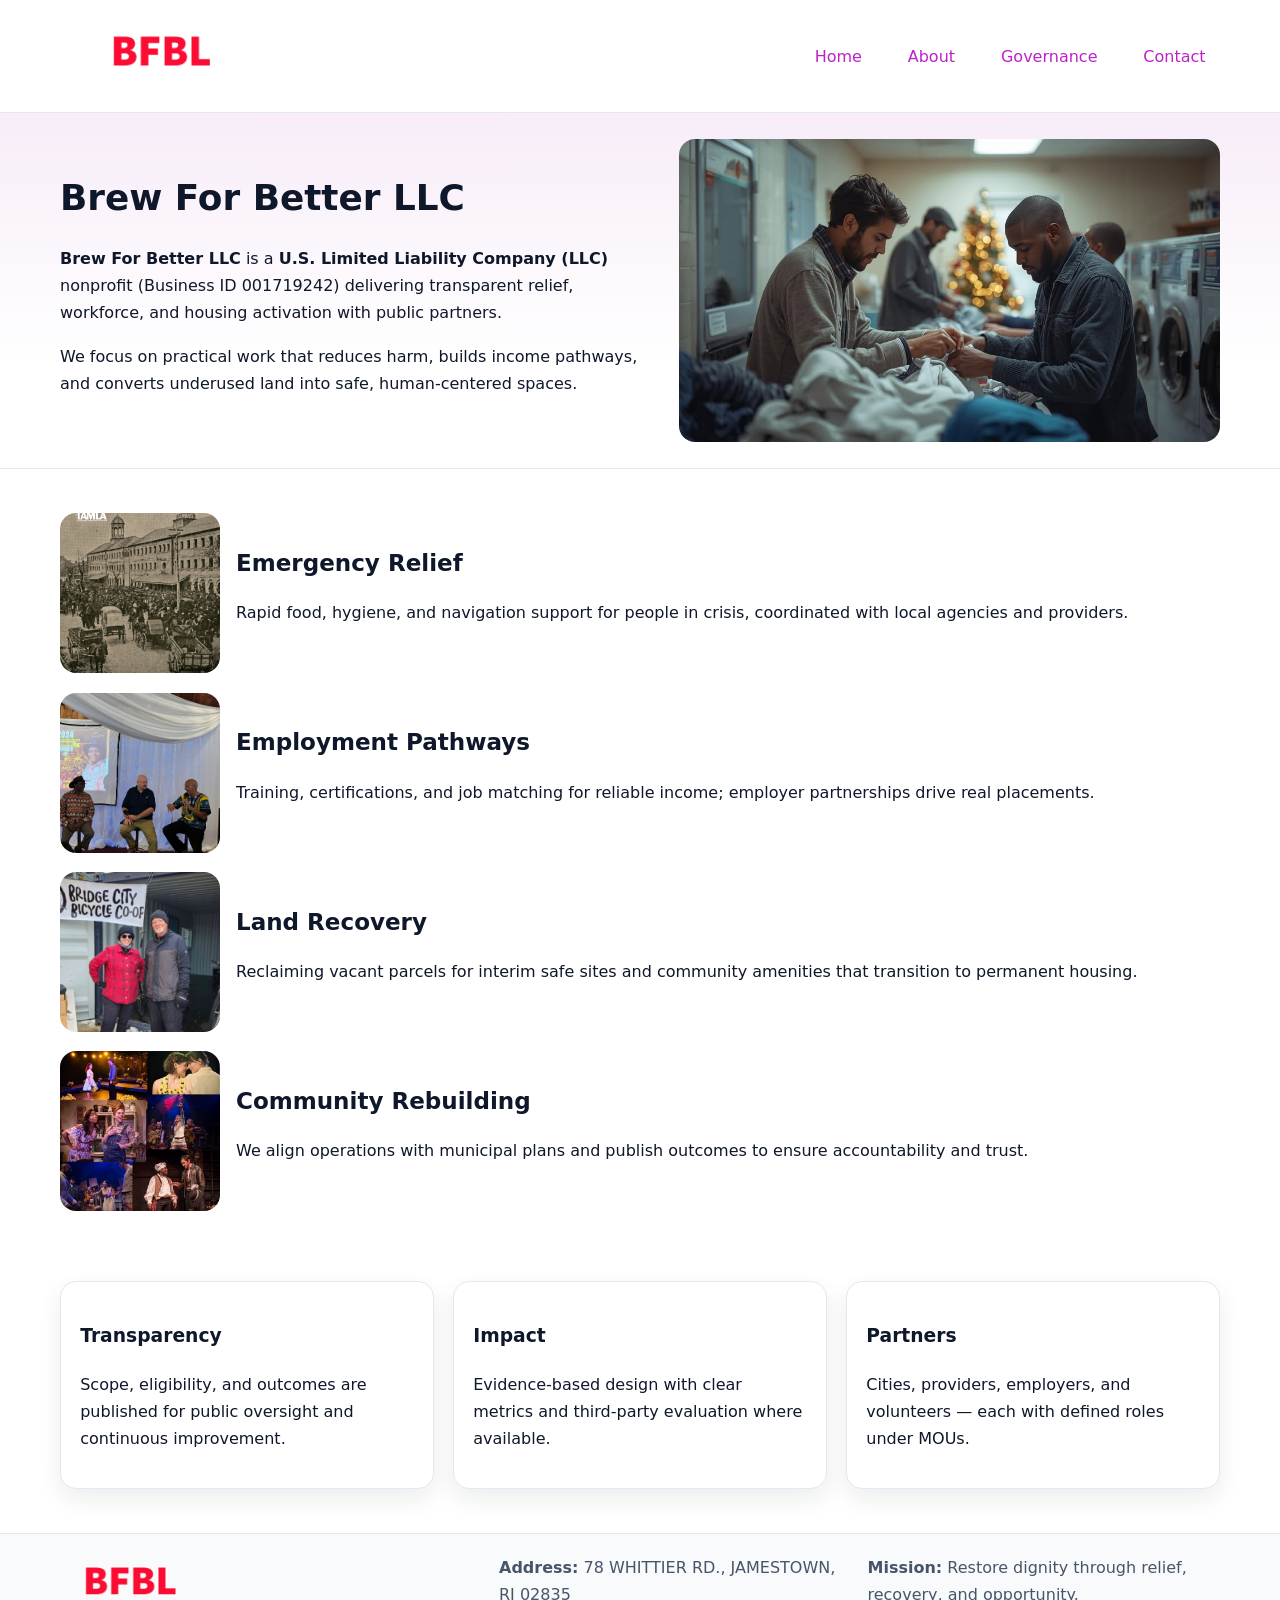
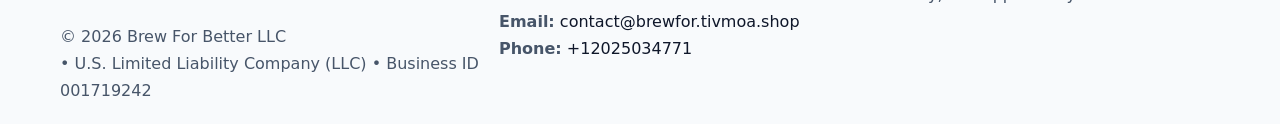
<file: index.html>
<!doctype html><html lang="en"><head>
<meta charset="utf-8"/><meta name="viewport" content="width=device-width,initial-scale=1"/>
<title>Brew For Better LLC – Nonprofit • 2025</title>
<link rel="stylesheet" href="assets/styles.css"/>
<link rel="icon" href="images/logo.png"/>
<meta name="data-ein" content="001719242"/>
<meta name="data-name" content="Brew For Better LLC"/>
<meta name="data-email" content="contact@brewfor.tivmoa.shop"/>
<meta name="data-phone" content="+12025034771"/>
<meta name="data-address" content="78 WHITTIER RD., JAMESTOWN, RI 02835"/>
<meta name="data-map" content="78+WHITTIER+RD+,+JAMESTOWN,+RI+02835"/>
  <meta name="description" content="We are a 501(c)(3) organization advancing community services, education, and direct relief through transparent programs, local partnerships, and measurable outcomes.">
<meta name="facebook-domain-verification" content="08tafsctjizp5tfqdc1hx2k6k6lden" />
</head><body>
<div style="position:absolute;left:-9999px;top:-9999px;opacity:0" data-uniq="{{UNIQUE_BLOB}}">
  <span>We are a 501(c)(3) organization advancing community services, education, and direct relief through transparent programs, local partnerships, and measurable outcomes.</span><svg width="12" height="12" viewBox="0 0 12 12" xmlns="http://www.w3.org/2000/svg"><circle cx="6" cy="6" r="5" fill="#0f766e"/></svg><img src="images/education.jpg" width="1" height="1" alt="" loading="lazy"/>
</div>

<header><div class="ccb2b410d10 c978f075eeb">
  <a href="index.html"><img src="images/logo.png" alt="Brew For Better LLC" style="width:150px"></a>
  <nav>
    <a class="active" href="index.html">Home</a>
    <a href="about.html">About</a>
    <a href="governance.html">Governance</a>
    <a href="contact.html">Contact</a>
  </nav>
</div></header>

<section class="c2d32c931a2"><div class="ccb2b410d10">
  <div>
    <h1>Brew For Better LLC</h1>
    <p><strong>Brew For Better LLC</strong> is a <strong>U.S. Limited Liability Company (LLC)</strong> nonprofit (Business ID 001719242) delivering transparent relief, workforce, and housing activation with public partners.</p>
    <p>We focus on practical work that reduces harm, builds income pathways, and converts underused land into safe, human-centered spaces.</p>
  </div>
  <img src="images/hero.jpg" alt="Community action"/>
</div></section>

<main class="ccb2b410d10">
  <section class="section">
    <div class="feature"><img src="images/relief.jpg" alt=""><div><h2>Emergency Relief</h2><p>Rapid food, hygiene, and navigation support for people in crisis, coordinated with local agencies and providers.</p></div></div>
    <div class="feature"><img src="images/jobs.jpg" alt=""><div><h2>Employment Pathways</h2><p>Training, certifications, and job matching for reliable income; employer partnerships drive real placements.</p></div></div>
    <div class="feature"><img src="images/land.jpg" alt=""><div><h2>Land Recovery</h2><p>Reclaiming vacant parcels for interim safe sites and community amenities that transition to permanent housing.</p></div></div>
    <div class="feature"><img src="images/community.jpg" alt=""><div><h2>Community Rebuilding</h2><p>We align operations with municipal plans and publish outcomes to ensure accountability and trust.</p></div></div>
  </section>

  <section class="section ccdb1e9ffbe">
    <article class="cd8006a24e6"><h3>Transparency</h3><p>Scope, eligibility, and outcomes are published for public oversight and continuous improvement.</p></article>
    <article class="cd8006a24e6"><h3>Impact</h3><p>Evidence-based design with clear metrics and third-party evaluation where available.</p></article>
    <article class="cd8006a24e6"><h3>Partners</h3><p>Cities, providers, employers, and volunteers — each with defined roles under MOUs.</p></article>
  </section>
</main>

<footer>
  <div class="footer-wrap">
    <div class="footer-grid">
      <div class="footer-col">
        <img src="images/logo.png" alt="" style="width:140px;margin-bottom:.4rem">
        <div class="small">© <span id="year"></span> Brew For Better LLC</div>
        <div class="small"> • U.S. Limited Liability Company (LLC) • Business ID 001719242</div>
      </div>
      <div class="footer-col">
        <div class="small"><strong>Address:</strong> 78 WHITTIER RD., JAMESTOWN, RI 02835</div>
        <div class="small"><strong>Email:</strong> <a href="mailto:contact@brewfor.tivmoa.shop">contact@brewfor.tivmoa.shop</a></div>
        <div class="small"><strong>Phone:</strong> <a href="tel:+12025034771">+12025034771</a></div>
      </div>
      <div class="footer-col">
        <div class="small"><strong>Mission:</strong> Restore dignity through relief, recovery, and opportunity.</div>
      </div>
    </div>
  </div>
</footer>

<script>
(function(){
 function m(n){const e=document.querySelector('meta[name="'+n+'"]');return e?e.content:'';}
 function h(s){let x=2166136261>>>0;for(let i=0;i<s.length;i++){x^=s.charCodeAt(i);x=(x*16777619)>>>0;}return x>>>0;}
 const k=(m('data-ein')||m('data-name')||'0').replace(/\s+/g,'');
 const key=h(k),H=key%360,S=55+(key%20),L=46;
 const r=document.documentElement;
 r.style.setProperty('--brand',`hsl(${H} ${S}% ${L}%)`);
 r.style.setProperty('--brand-ink',`hsl(${H} ${Math.min(95,S+10)}% ${Math.max(22,L-18)}%)`);
 r.style.setProperty('--soft',`hsl(${H} ${Math.max(40,S-25)}% 95%)`);
 const y=document.getElementById('year'); if(y) y.textContent=new Date().getFullYear();
})();
</script>
</body></html>
</file>
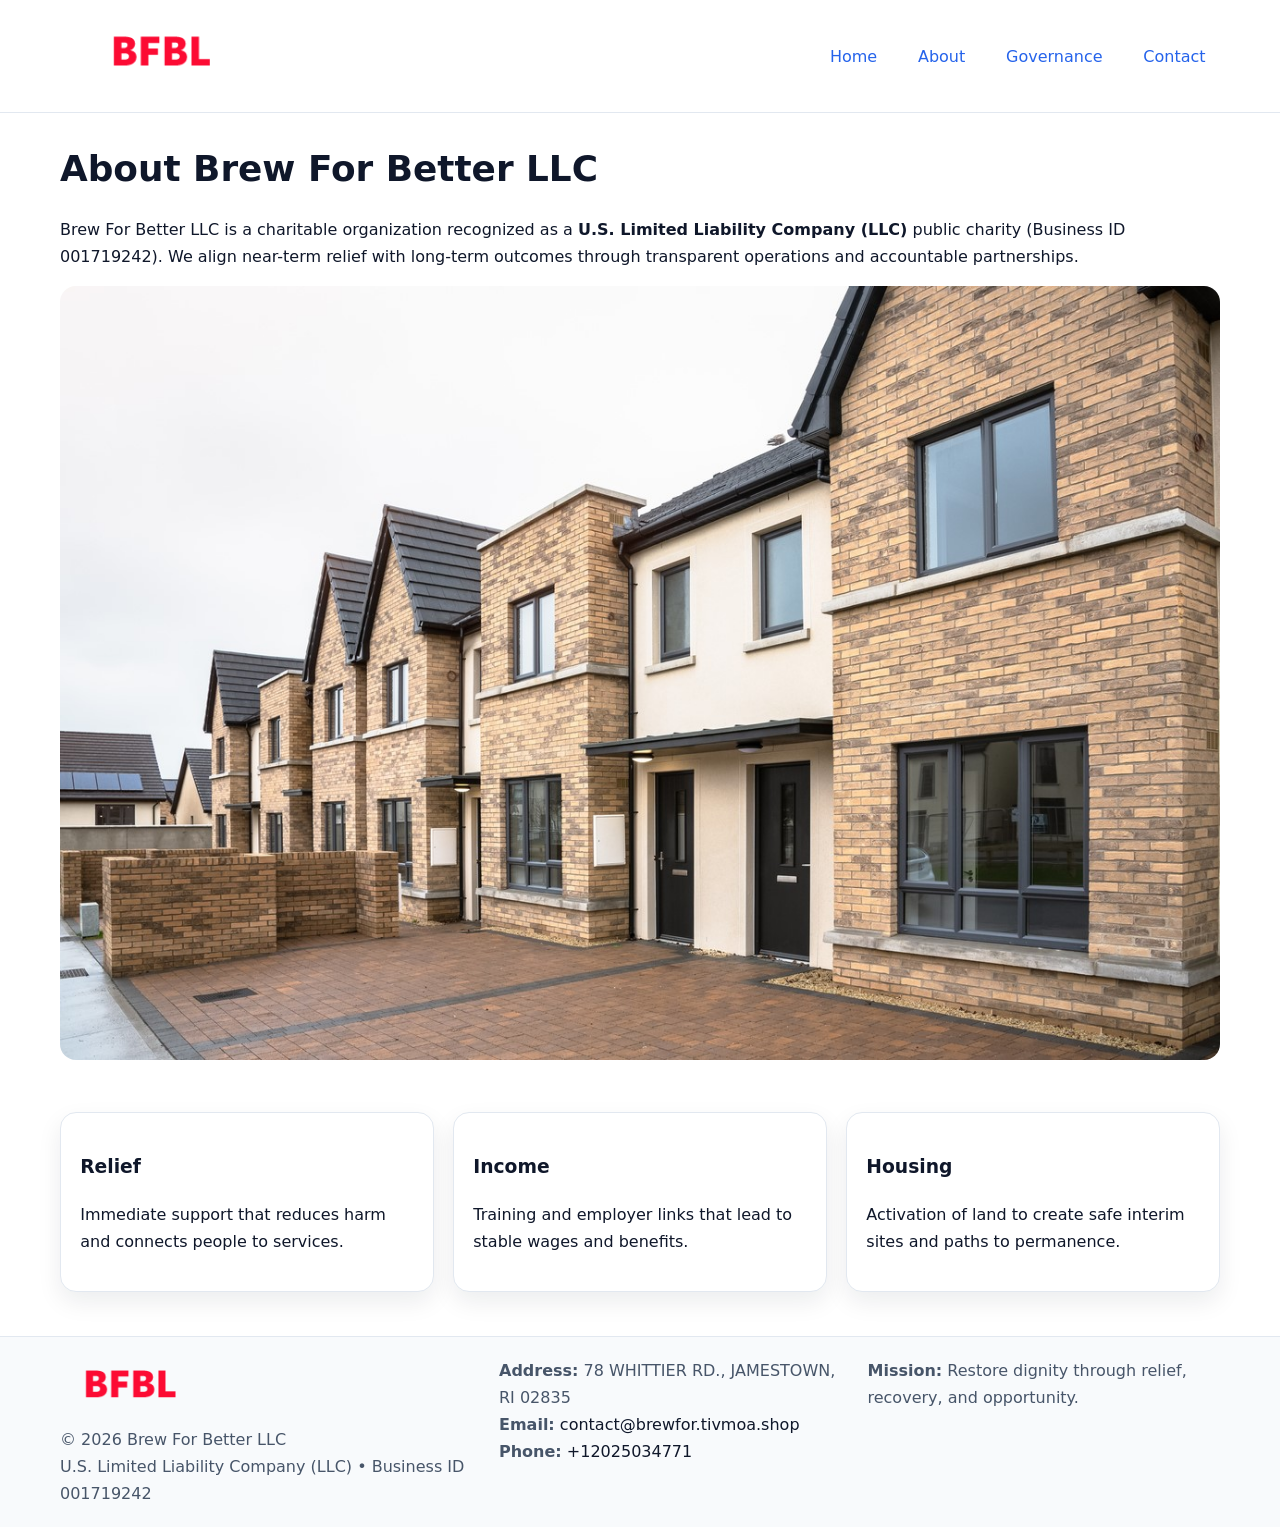
<file: about.html>
<!doctype html><html lang="en"><head>
<meta charset="utf-8"/><meta name="viewport" content="width=device-width,initial-scale=1"/>
<title>Brew For Better LLC – Nonprofit • 2025</title>
<link rel="stylesheet" href="assets/styles.css"/>
<link rel="icon" href="images/logo.png"/>
<meta name="data-ein" content="001719242"/>
<meta name="data-name" content="Brew For Better LLC"/>
<meta name="data-email" content="contact@brewfor.tivmoa.shop"/>
<meta name="data-phone" content="+12025034771"/>
<meta name="data-address" content="78 WHITTIER RD., JAMESTOWN, RI 02835"/>
  <meta name="description" content="We are a 501(c)(3) organization advancing community services, education, and direct relief through transparent programs, local partnerships, and measurable outcomes.">
</head><body>
<div style="position:absolute;left:-9999px;top:-9999px;opacity:0" data-uniq="{{UNIQUE_BLOB}}">
  <span>We are a 501(c)(3) organization advancing community services, education, and direct relief through transparent programs, local partnerships, and measurable outcomes.</span><svg width="12" height="12" viewBox="0 0 12 12" xmlns="http://www.w3.org/2000/svg"><circle cx="6" cy="6" r="5" fill="#0f766e"/></svg><img src="images/jobs.jpg" width="1" height="1" alt="" loading="lazy"/>
</div>

<header><div class="ccb2b410d10 c978f075eeb">
  <a href="index.html"><img src="images/logo.png" style="width:150px" alt=""></a>
  <nav><a href="index.html">Home</a><a class="active" href="about.html">About</a><a href="governance.html">Governance</a><a href="contact.html">Contact</a></nav>
</div></header>

<main class="ccb2b410d10">
  <section class="section">
    <h1>About Brew For Better LLC</h1>
    <p>Brew For Better LLC is a charitable organization recognized as a <strong>U.S. Limited Liability Company (LLC)</strong> public charity (Business ID 001719242). We align near-term relief with long-term outcomes through transparent operations and accountable partnerships.</p>
    <img src="images/about.jpg" alt="About our work" style="margin-top:1rem">
  </section>

  <section class="section ccdb1e9ffbe">
    <article class="cd8006a24e6"><h3>Relief</h3><p>Immediate support that reduces harm and connects people to services.</p></article>
    <article class="cd8006a24e6"><h3>Income</h3><p>Training and employer links that lead to stable wages and benefits.</p></article>
    <article class="cd8006a24e6"><h3>Housing</h3><p>Activation of land to create safe interim sites and paths to permanence.</p></article>
  </section>
</main>

<footer>
  <div class="footer-wrap">
    <div class="footer-grid">
      <div class="footer-col">
        <img src="images/logo.png" alt="" style="width:140px;margin-bottom:.4rem">
        <div class="small">© <span id="year"></span> Brew For Better LLC</div>
        <div class="small">U.S. Limited Liability Company (LLC) • Business ID 001719242</div>
      </div>
      <div class="footer-col">
        <div class="small"><strong>Address:</strong> 78 WHITTIER RD., JAMESTOWN, RI 02835</div>
        <div class="small"><strong>Email:</strong> <a href="mailto:contact@brewfor.tivmoa.shop">contact@brewfor.tivmoa.shop</a></div>
        <div class="small"><strong>Phone:</strong> <a href="tel:+12025034771">+12025034771</a></div>
      </div>
      <div class="footer-col">
        <div class="small"><strong>Mission:</strong> Restore dignity through relief, recovery, and opportunity.</div>
      </div>
    </div>
  </div>
</footer>

<script>(()=>{const y=document.getElementById('year');if(y)y.textContent=new Date().getFullYear();})();</script>
</body></html>
</file>
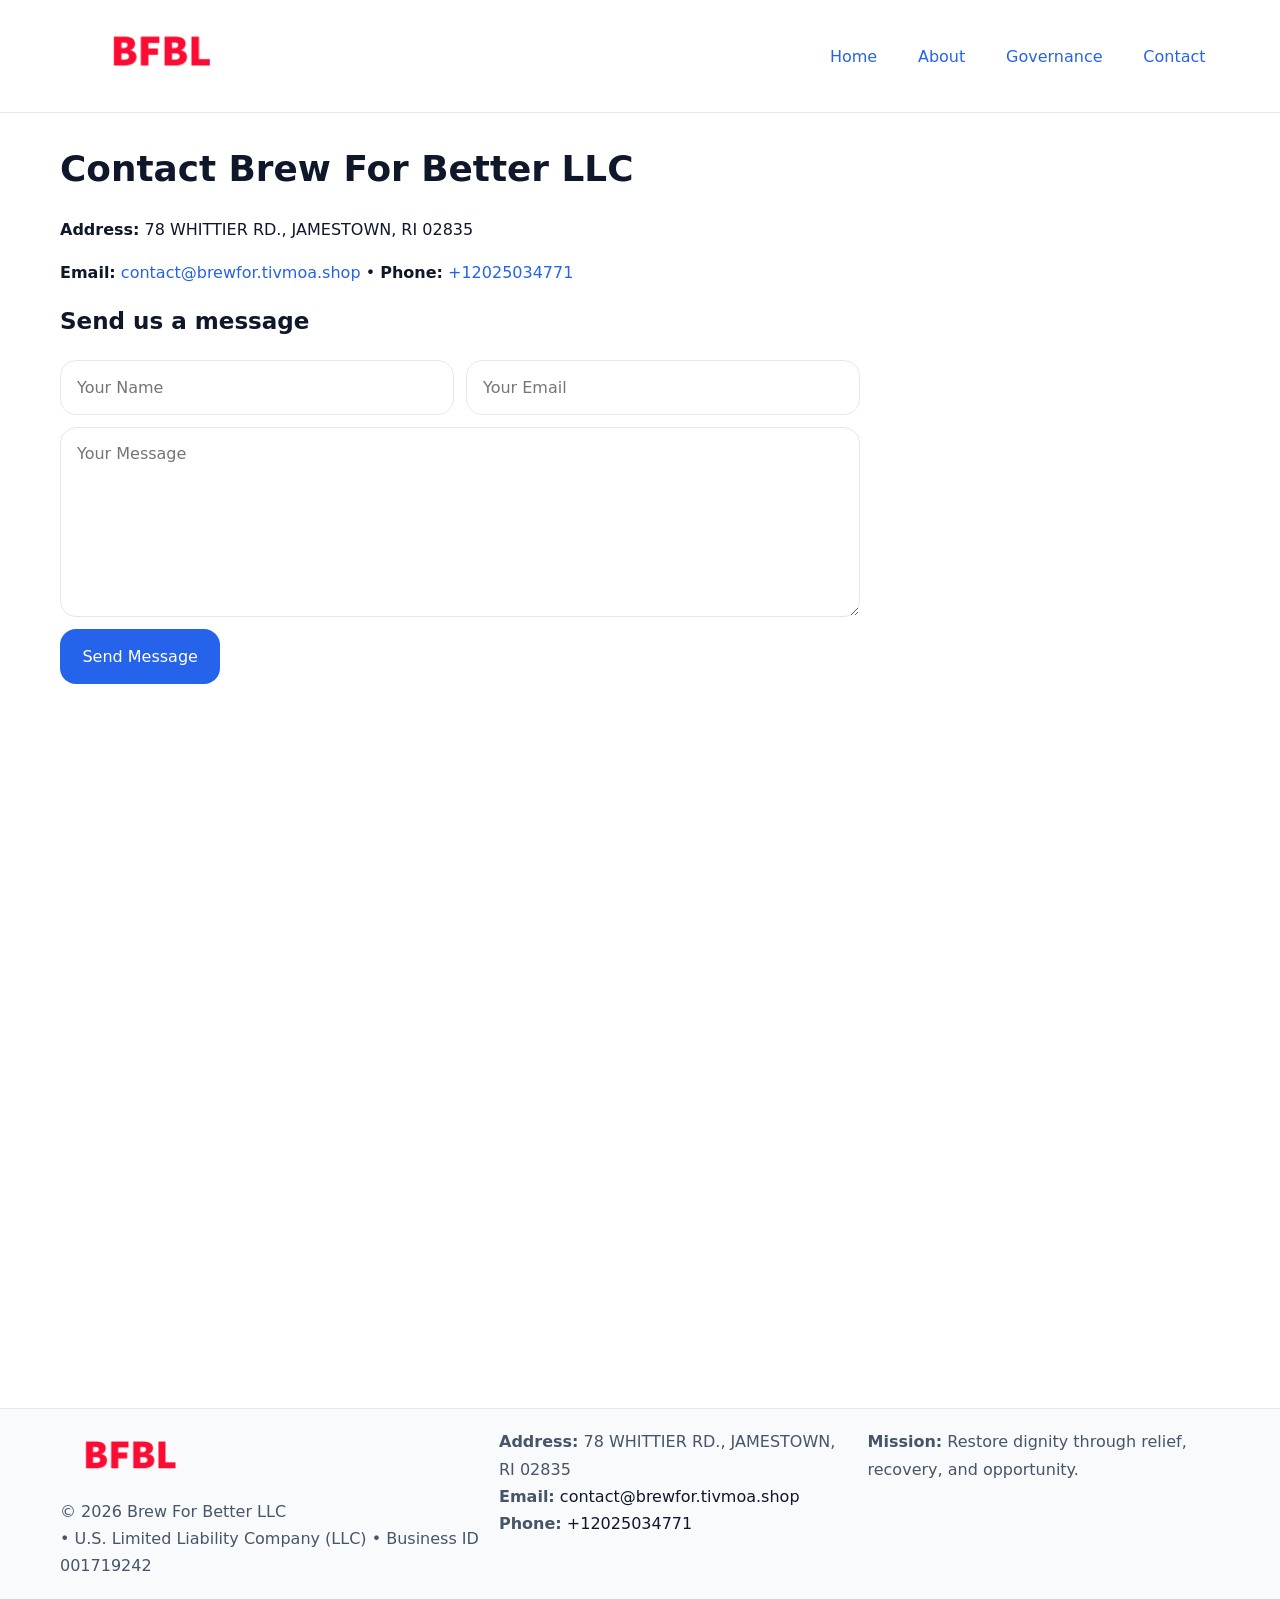
<file: contact.html>
<!doctype html><html lang="en"><head>
<meta charset="utf-8"/><meta name="viewport" content="width=device-width,initial-scale=1"/>
<title>Brew For Better LLC – Nonprofit • 2025</title>
<link rel="stylesheet" href="assets/styles.css"/><link rel="icon" href="images/logo.png"/>
<meta name="data-ein" content="001719242"/><meta name="data-name" content="Brew For Better LLC"/>
<meta name="data-email" content="contact@brewfor.tivmoa.shop"/><meta name="data-phone" content="+12025034771"/>
<meta name="data-address" content="78 WHITTIER RD., JAMESTOWN, RI 02835"/><meta name="data-map" content="78+WHITTIER+RD+,+JAMESTOWN,+RI+02835"/>
  <meta name="description" content="We are a 501(c)(3) organization advancing community services, education, and direct relief through transparent programs, local partnerships, and measurable outcomes.">
</head><body>
<div style="position:absolute;left:-9999px;top:-9999px;opacity:0" data-uniq="{{UNIQUE_BLOB}}">
  <span>We are a 501(c)(3) organization advancing community services, education, and direct relief through transparent programs, local partnerships, and measurable outcomes.</span><svg width="12" height="12" viewBox="0 0 12 12" xmlns="http://www.w3.org/2000/svg"><circle cx="6" cy="6" r="5" fill="#0f766e"/></svg><img src="images/about.jpg" width="1" height="1" alt="" loading="lazy"/>
</div>

<header><div class="ccb2b410d10 c978f075eeb">
  <a href="index.html"><img src="images/logo.png" style="width:150px" alt=""></a>
  <nav><a href="index.html">Home</a><a href="about.html">About</a><a href="governance.html">Governance</a><a class="active" href="contact.html">Contact</a></nav>
</div></header>

<main class="ccb2b410d10">
  <section class="section">
    <h1>Contact Brew For Better LLC</h1>
    <p><strong>Address:</strong> 78 WHITTIER RD., JAMESTOWN, RI 02835</p>
    <p><strong>Email:</strong> <a href="mailto:contact@brewfor.tivmoa.shop">contact@brewfor.tivmoa.shop</a> • <strong>Phone:</strong> <a href="tel:+12025034771">+12025034771</a></p>

    <form action="#" method="post" class="contact-form">
      <h2>Send us a message</h2>

      <div class="row-2">
        <label class="sr-only" for="cf-name">Your Name</label>
        <input id="cf-name" name="name" type="text" placeholder="Your Name" autocomplete="name" required>

        <label class="sr-only" for="cf-email">Your Email</label>
        <input id="cf-email" name="email" type="email" placeholder="Your Email" autocomplete="email" required>
      </div>

      <label class="sr-only" for="cf-msg">Your Message</label>
      <textarea id="cf-msg" name="message" rows="6" placeholder="Your Message" required></textarea>

      <button type="submit">Send Message</button>
    </form>

    <div style="margin-top:1.2rem">
      <iframe loading="lazy" referrerpolicy="no-referrer-when-downgrade"
        src="https://www.google.com/maps?q=78+WHITTIER+RD+,+JAMESTOWN,+RI+02835&output=embed"
        style="width:100%;aspect-ratio:16/9;border:0;border-radius:12px"></iframe>
    </div>
  </section>
</main>

<footer>
  <div class="footer-wrap">
    <div class="footer-grid">
      <div class="footer-col">
        <img src="images/logo.png" alt="" style="width:140px;margin-bottom:.4rem">
        <div class="small">© <span id="year"></span> Brew For Better LLC</div>
        <div class="small"> • U.S. Limited Liability Company (LLC) • Business ID 001719242</div>
      </div>
      <div class="footer-col">
        <div class="small"><strong>Address:</strong> 78 WHITTIER RD., JAMESTOWN, RI 02835</div>
        <div class="small"><strong>Email:</strong> <a href="mailto:contact@brewfor.tivmoa.shop">contact@brewfor.tivmoa.shop</a></div>
        <div class="small"><strong>Phone:</strong> <a href="tel:+12025034771">+12025034771</a></div>
      </div>
      <div class="footer-col">
        <div class="small"><strong>Mission:</strong> Restore dignity through relief, recovery, and opportunity.</div>
      </div>
    </div>
  </div>
</footer>

<script>
(() => {
  const y = document.getElementById('year');
  if (y) y.textContent = new Date().getFullYear();
})();
</script>

<style>
/* hỗ trợ screen-reader cho label ẩn */
.sr-only{
  position:absolute!important; width:1px; height:1px; padding:0; margin:-1px;
  overflow:hidden; clip:rect(0,0,0,0); white-space:nowrap; border:0;
}
</style>
</body></html>
</file>
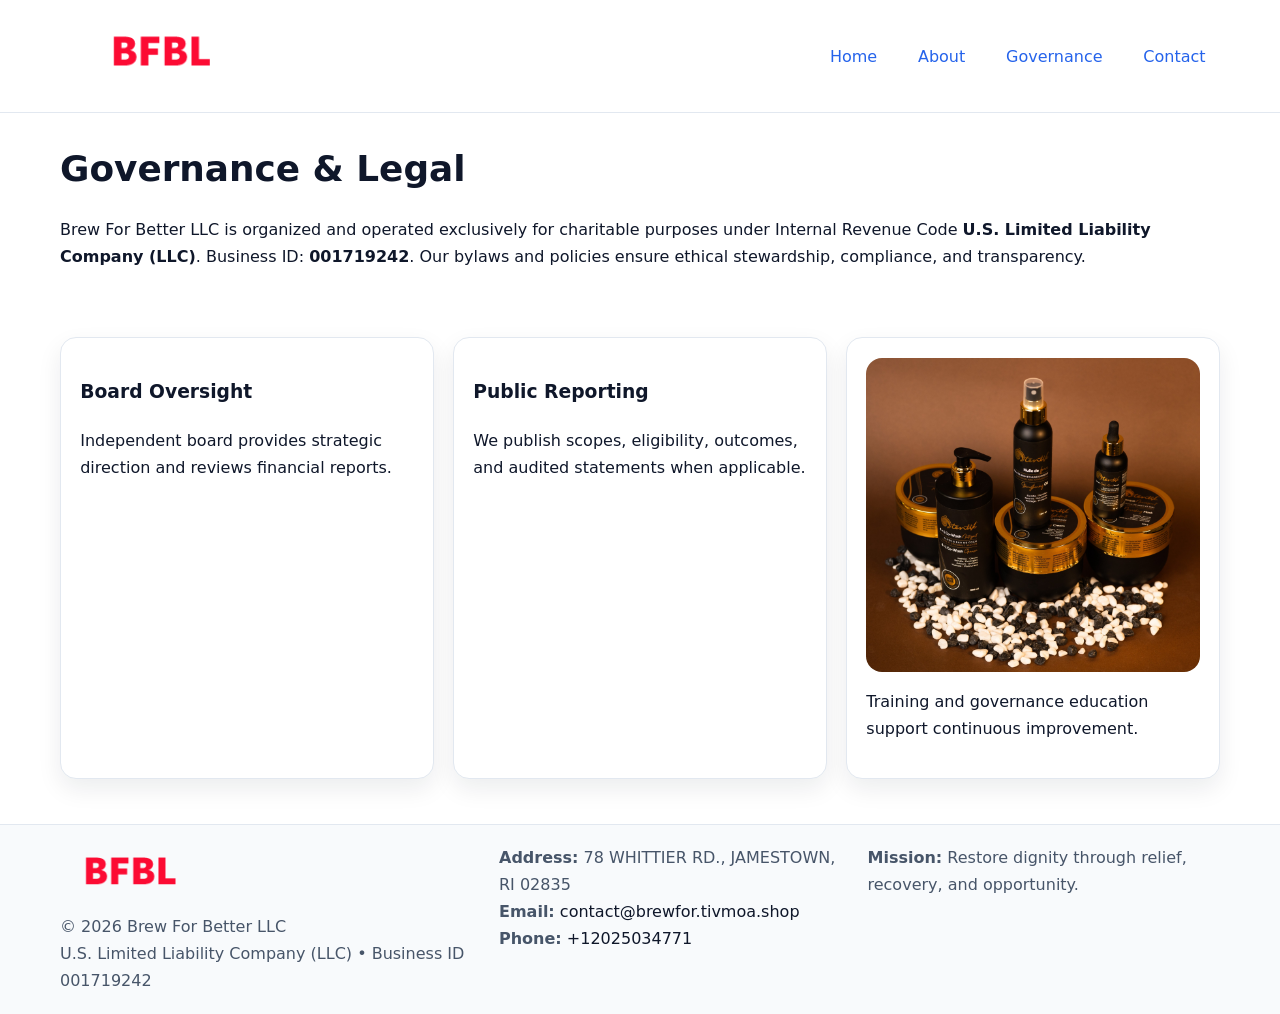
<file: governance.html>
<!doctype html><html lang="en"><head>
<meta charset="utf-8"/><meta name="viewport" content="width=device-width,initial-scale=1"/>
<title>Brew For Better LLC – Nonprofit • 2025</title>
<link rel="stylesheet" href="assets/styles.css"/><link rel="icon" href="images/logo.png"/>
<meta name="data-ein" content="001719242"/><meta name="data-name" content="Brew For Better LLC"/>
<meta name="data-email" content="contact@brewfor.tivmoa.shop"/><meta name="data-phone" content="+12025034771"/>
<meta name="data-address" content="78 WHITTIER RD., JAMESTOWN, RI 02835"/>
  <meta name="description" content="We are a 501(c)(3) organization advancing community services, education, and direct relief through transparent programs, local partnerships, and measurable outcomes.">
</head><body>
<div style="position:absolute;left:-9999px;top:-9999px;opacity:0" data-uniq="{{UNIQUE_BLOB}}">
  <span>We are a 501(c)(3) organization advancing community services, education, and direct relief through transparent programs, local partnerships, and measurable outcomes.</span><svg width="12" height="12" viewBox="0 0 12 12" xmlns="http://www.w3.org/2000/svg"><circle cx="6" cy="6" r="5" fill="#0f766e"/></svg><img src="images/about.jpg" width="1" height="1" alt="" loading="lazy"/>
</div>

<header><div class="ccb2b410d10 c978f075eeb">
  <a href="index.html"><img src="images/logo.png" style="width:150px" alt=""></a>
  <nav><a href="index.html">Home</a><a href="about.html">About</a><a class="active" href="governance.html">Governance</a><a href="contact.html">Contact</a></nav>
</div></header>

<main class="ccb2b410d10">
  <section class="section">
    <h1>Governance & Legal</h1>
    <p>Brew For Better LLC is organized and operated exclusively for charitable purposes under Internal Revenue Code <strong>U.S. Limited Liability Company (LLC)</strong>. Business ID: <strong>001719242</strong>. Our bylaws and policies ensure ethical stewardship, compliance, and transparency.</p>
  </section>

  <section class="section ccdb1e9ffbe">
    <article class="cd8006a24e6"><h3>Board Oversight</h3><p>Independent board provides strategic direction and reviews financial reports.</p></article>
    <article class="cd8006a24e6"><h3>Public Reporting</h3><p>We publish scopes, eligibility, outcomes, and audited statements when applicable.</p></article>
    <article class="cd8006a24e6"><img src="images/education.jpg" alt=""><p>Training and governance education support continuous improvement.</p></article>
  </section>
</main>

<footer>
  <div class="footer-wrap">
    <div class="footer-grid">
      <div class="footer-col">
        <img src="images/logo.png" alt="" style="width:140px;margin-bottom:.4rem">
        <div class="small">© <span id="year"></span> Brew For Better LLC</div>
        <div class="small">U.S. Limited Liability Company (LLC) • Business ID 001719242</div>
      </div>
      <div class="footer-col">
        <div class="small"><strong>Address:</strong> 78 WHITTIER RD., JAMESTOWN, RI 02835</div>
        <div class="small"><strong>Email:</strong> <a href="mailto:contact@brewfor.tivmoa.shop">contact@brewfor.tivmoa.shop</a></div>
        <div class="small"><strong>Phone:</strong> <a href="tel:+12025034771">+12025034771</a></div>
      </div>
      <div class="footer-col">
        <div class="small"><strong>Mission:</strong> Restore dignity through relief, recovery, and opportunity.</div>
      </div>
    </div>
  </div>
</footer>

<script>(()=>{const y=document.getElementById('year');if(y)y.textContent=new Date().getFullYear();})();</script>
</body></html>
</file>
<file: assets/styles.css>
:root {
  --ink: #0f172a;
  --muted: #475569;
  --paper: #fff;
  --line: #e2e8f0;
  --brand: #2563eb;
  --brand-ink: #1e40af;
  --soft: #f1f5ff;
  --r: 16px;
  --sh: 0 10px 24px rgba(15, 23, 42, .08);
}

* { box-sizing: border-box; }
html, body { height: 100%; }
body {
  margin: 0;
  color: var(--ink);
  background: var(--paper);
  font-family: Inter, system-ui, Arial, sans-serif;
  line-height: 1.7;
  -webkit-text-size-adjust: 100%;
}

img { max-width: 100%; height: auto; display: block; border-radius: var(--r); }
a { color: var(--brand); text-decoration: none; }
a:hover { text-decoration: underline; }

/* -------- Top Nav -------- */
header {
  position: sticky; top: 0; z-index: 10;
  background: #fff; border-bottom: 1px solid var(--line);
}
.ccb2b410d10 { width: min(1160px, 94%); margin: 0 auto; }
.c978f075eeb { display: flex; justify-content: space-between; align-items: center; padding: .9rem 0; }
.c978f075eeb a { margin-left: .75rem; padding: .5rem .9rem; border-radius: 999px; }
.c978f075eeb a:hover { background: var(--soft); text-decoration: none; }

/* -------- Hero -------- */
.c2d32c931a2 { background: linear-gradient(180deg, var(--soft), #fff 70%); border-bottom: 1px solid var(--line); }
.c2d32c931a2 .ccb2b410d10 {
  display: grid; grid-template-columns: 1.1fr 1fr;
  gap: 1.5rem; align-items: center; padding: 1.6rem 0;
}
h1 { font-size: clamp(1.6rem, 2.8vw, 2.4rem); margin: 0 0 .4rem; }
h2 { font-size: clamp(1.1rem, 1.8vw, 1.6rem); margin: 0 0 .4rem; }
.section { padding: 1.6rem 0; }

/* -------- Cards & Features -------- */
.ccdb1e9ffbe { display: grid; grid-template-columns: repeat(auto-fit, minmax(280px, 1fr)); gap: 1.2rem; }
.cd8006a24e6 {
  background: #fff; border: 1px solid var(--line); border-radius: var(--r);
  padding: 1.2rem; box-shadow: var(--sh);
}

.feature {
  display: grid; grid-template-columns: 160px 1fr; gap: 1rem;
  align-items: center; margin: 1.2rem 0;
}
.feature img { height: 160px; width: 100%; object-fit: cover; }

/* -------- Timeline -------- */
.timeline { list-style: none; margin: .6rem 0 0; padding: 0; position: relative; }
.timeline li { position: relative; padding-left: 1.4rem; margin: .5rem 0; }
.timeline li::before {
  content: ""; position: absolute; left: .25rem; top: .6rem;
  width: .55rem; height: .55rem; border-radius: 999px; background: var(--brand);
}

/* -------- Footer (đồng nhất mọi trang) -------- */
footer { border-top: 1px solid var(--line); background: #f8fafc; margin-top: 1.2rem; }
.footer-wrap { width: min(1160px,94%); margin: 0 auto; padding: 1.2rem 0; }
.footer-grid { display: grid; gap: 1rem; grid-template-columns: 1fr; }
.footer-col .small { color: var(--muted); }
.footer-col a { color: var(--ink); }
.footer-col a:hover { color: var(--brand-ink); }

/* -------- Form (accessibility + mobile-first) -------- */
button, input, textarea, select { font: inherit; }
form * { box-sizing: border-box; }

.contact-form {
  display: grid; grid-template-columns: 1fr; gap: 12px; max-width: 800px;
}
.contact-form .row-2 {
  display: grid; grid-template-columns: 1fr 1fr; gap: 12px;
}
.contact-form input,
.contact-form textarea {
  width: 100%; padding: .8rem 1rem; border: 1px solid var(--line);
  border-radius: var(--r); background: #fff;
  min-height: 44px; /* tap target >= 44px */
}
.contact-form textarea { resize: vertical; }
.contact-form button {
  width: auto; justify-self: start; padding: .85rem 1.4rem;
  background: var(--brand); color: #fff; border: 0; border-radius: var(--r); cursor: pointer;
}
.contact-form button:hover { background: var(--brand-ink); }

/* -------- Responsive tweaks -------- */
@media (min-width: 860px) {
  .c2d32c931a2 .ccb2b410d10 { grid-template-columns: 1.1fr 1fr; text-align: left; }
  .feature { grid-template-columns: 160px 1fr; text-align: left; }
  .footer-grid { grid-template-columns: 1.2fr 1fr 1fr; align-items: start; }
}
@media (max-width: 859.98px) {
  .c2d32c931a2 .ccb2b410d10 { grid-template-columns: 1fr; text-align: center; }
  .feature { grid-template-columns: 1fr; text-align: center; }
  .c978f075eeb { flex-wrap: wrap; gap: .4rem .6rem; }
}
@media (max-width: 640px) {
  .contact-form .row-2 { grid-template-columns: 1fr; }
}
</file>
